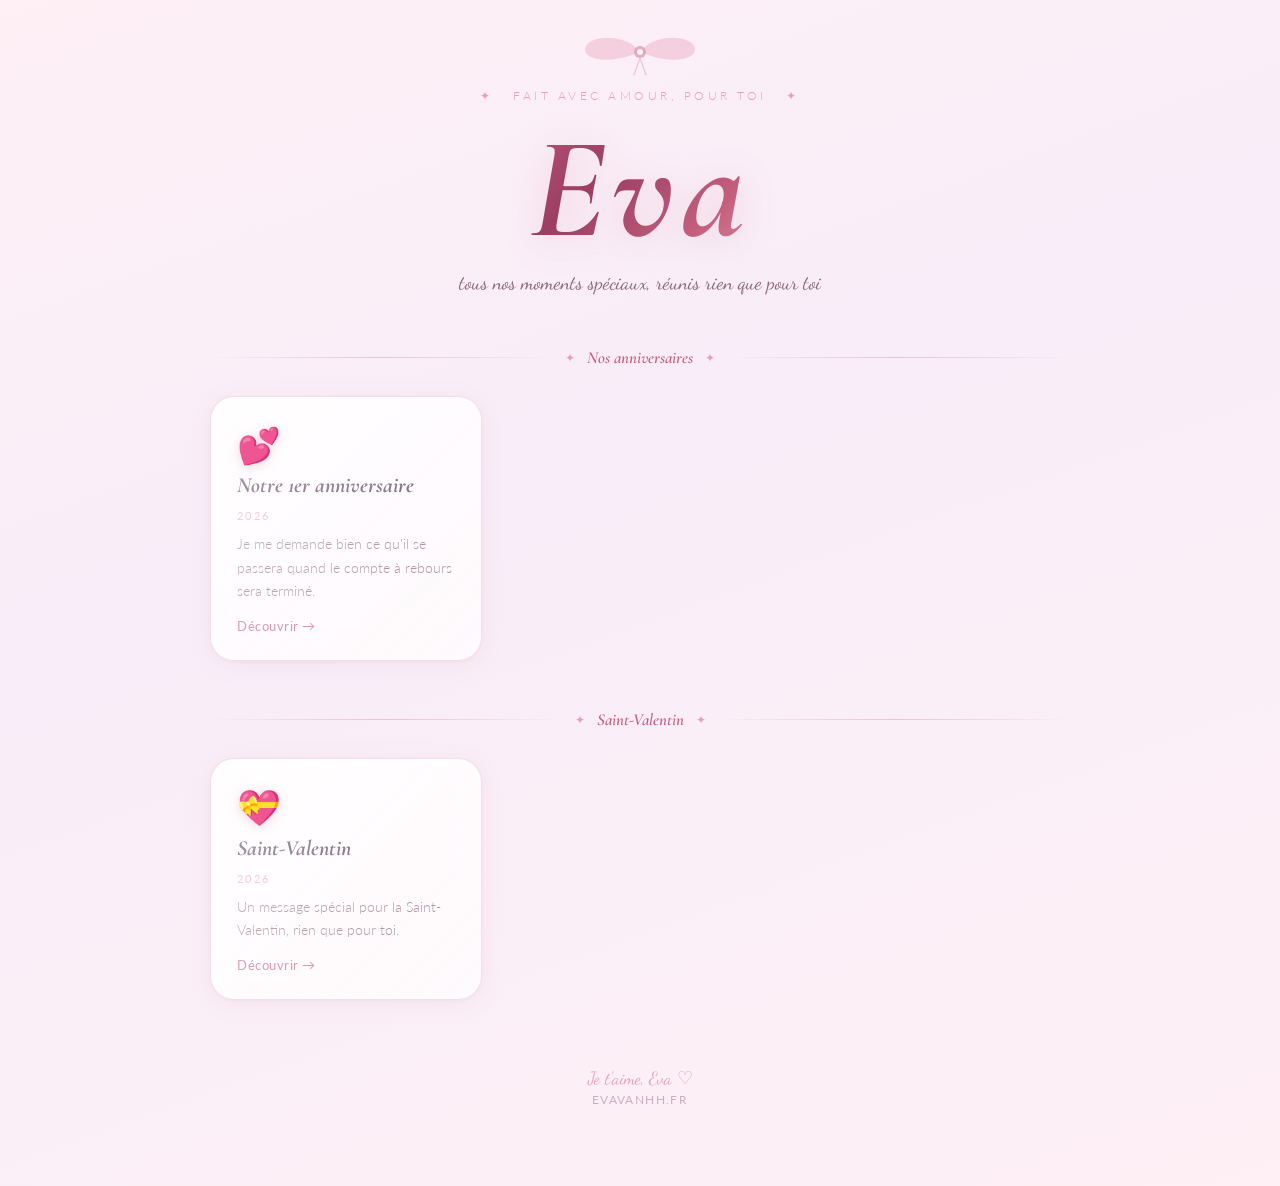
<file: index.html>
<!DOCTYPE html>
<html lang="fr">
<head>
  <meta charset="UTF-8" />
  <meta name="viewport" content="width=device-width, initial-scale=1.0" />
  <title>Pour Eva 💕</title>

  <meta property="og:title" content="Pour Eva 💕">
  <meta property="og:description" content="Tous les moments spéciaux créés pour toi, Eva.">
  <meta property="og:url" content="https://evavanhh.fr/">
  <meta property="og:type" content="website">
  <meta property="og:locale" content="fr_FR">
  <meta property="og:image" content="https://evavanhh.fr/images/banner.png">
  <meta property="og:image:type" content="image/png">
  <meta property="og:image:width" content="1730">
  <meta property="og:image:height" content="909">
  <meta property="og:image:alt" content="Pour Eva">

  <meta name="twitter:card" content="summary_large_image">
  <meta name="twitter:title" content="Pour Eva 💕">
  <meta name="twitter:description" content="Tous les moments spéciaux créés pour toi, Eva.">
  <meta name="twitter:image" content="https://evavanhh.fr/images/banner.png">
  <meta name="twitter:image:alt" content="Pour Eva">

  <link rel="icon" type="image/svg+xml" href="favicon_eva.svg" />
  <link rel="preconnect" href="https://fonts.googleapis.com" />
  <link href="https://fonts.googleapis.com/css2?family=Cormorant+Garamond:ital,wght@0,600;0,700;1,400;1,600;1,700&family=Dancing+Script:wght@500;700&family=Lato:wght@300;400&display=swap" rel="stylesheet" />
  <link rel="stylesheet" href="css/index.css" />
</head>
<body>

<div class="petales-bg" id="petalesBg"></div>

<!-- Nœud décoratif -->
<div class="ruban-top">
  <svg viewBox="0 0 200 80" fill="none" xmlns="http://www.w3.org/2000/svg">
    <path d="M100 40 C80 10, 20 10, 10 30 C0 50, 40 65, 100 40Z" fill="#e8a0b8" opacity="0.7"/>
    <path d="M100 40 C120 10, 180 10, 190 30 C200 50, 160 65, 100 40Z" fill="#e8a0b8" opacity="0.7"/>
    <ellipse cx="100" cy="40" rx="10" ry="10" fill="#c4607e" opacity="0.85"/>
    <ellipse cx="100" cy="40" rx="5" ry="5" fill="#fdf5f0"/>
    <line x1="100" y1="50" x2="90" y2="78" stroke="#e8a0b8" stroke-width="2" stroke-linecap="round"/>
    <line x1="100" y1="50" x2="110" y2="78" stroke="#e8a0b8" stroke-width="2" stroke-linecap="round"/>
  </svg>
</div>

<header>
  <p class="label-top">✦ &nbsp; fait avec amour, pour toi &nbsp; ✦</p>
  <h1>Eva</h1>
  <p class="sous-titre">tous nos moments spéciaux, réunis rien que pour toi</p>
</header>

<!-- Nos anniversaires -->
<div class="separateur">
  <span class="sep-deco">✦</span>
  <span class="sep-label">Nos anniversaires</span>
  <span class="sep-deco">✦</span>
</div>
<div class="grid">

  <a class="card" href="1-an/2026/">
    <div class="card-emoji">💕</div>
    <div class="card-occasion">Notre 1er anniversaire</div>
    <div class="card-year">2026</div>
    <p class="card-desc">Je me demande bien ce qu'il se passera quand le compte à rebours sera terminé.</p>
    <span class="card-cta">Découvrir →</span>
  </a>

</div>

<!-- Saint-Valentin -->
<div class="separateur">
  <span class="sep-deco">✦</span>
  <span class="sep-label">Saint-Valentin</span>
  <span class="sep-deco">✦</span>
</div>
<div class="grid">

  <a class="card" href="saint-valentin/2026/">
    <div class="card-emoji">💝</div>
    <div class="card-occasion">Saint-Valentin</div>
    <div class="card-year">2026</div>
    <p class="card-desc">Un message spécial pour la Saint-Valentin, rien que pour toi.</p>
    <span class="card-cta">Découvrir →</span>
  </a>

</div>

<footer>
  <p class="footer-sign">Je t'aime, Eva ♡</p>
  <p class="footer-url">evavanhh.fr</p>
</footer>

<script src="js/index.js"></script>
</body>
</html>
</file>
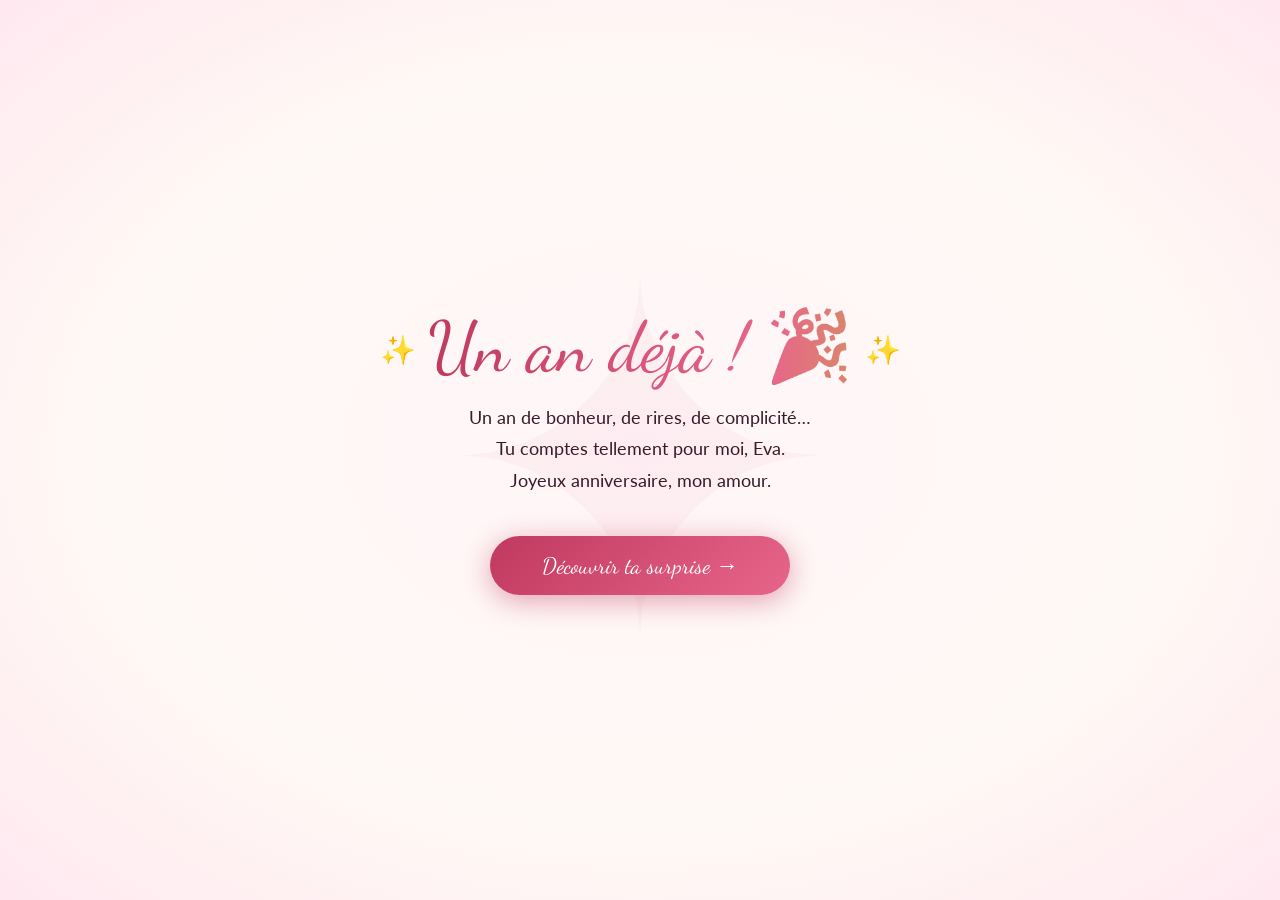
<file: 1-an/2026/index.html>
<!DOCTYPE html>
<html lang="fr">
<head>
  <meta charset="UTF-8" />
  <meta name="viewport" content="width=device-width, initial-scale=1.0" />
  <title>Pour Eva 💕</title>

  <!-- Open Graph -->
  <meta property="og:title" content="Pour Eva 💕">
  <meta property="og:description" content="Un compte à rebours spécialement créé pour toi, pour notre premier anniversaire ensemble.">
  <meta property="og:url" content="https://evavanhh.fr/1-an/2026/">
  <meta property="og:type" content="website">
  <meta property="og:locale" content="fr_FR">
  <meta property="og:image" content="https://evavanhh.fr/1-an/2026/images/banner.png">
  <meta property="og:image:type" content="image/png">
  <meta property="og:image:width" content="1730">
  <meta property="og:image:height" content="909">
  <meta property="og:image:alt" content="Pour Eva - Notre premier anniversaire">

  <!-- Twitter Card -->
  <meta name="twitter:card" content="summary_large_image">
  <meta name="twitter:title" content="Pour Eva 💕">
  <meta name="twitter:description" content="Un compte à rebours spécialement créé pour toi, pour notre premier anniversaire ensemble.">
  <meta name="twitter:image" content="https://evavanhh.fr/1-an/2026/images/banner.png">
  <meta name="twitter:image:alt" content="Pour Eva - Notre premier anniversaire">

  <!-- Données structurées -->
  <script type="application/ld+json">
  {
    "@context": "https://schema.org",
    "@type": "WebPage",
    "name": "Pour Eva",
    "description": "Un compte à rebours spécialement créé pour notre premier anniversaire ensemble. Que se passera t-il quand il tombera à zéro ?",
    "url": "https://evavanhh.fr/1-an/2026/",
    "author": {
      "@type": "Person",
      "name": "Redouane Saraoui"
    }
  }
  </script>

  <link rel="icon" type="image/svg+xml" href="../../favicon_eva.svg" />
  <link rel="preconnect" href="https://fonts.googleapis.com" />
  <link href="https://fonts.googleapis.com/css2?family=Dancing+Script:wght@400;700&family=Lato:wght@300;400&display=swap" rel="stylesheet" />
  <link rel="stylesheet" href="css/index.css" />
</head>
<body>

<div class="hearts-bg" id="heartsBg"></div>

<div class="card" id="mainCard">
  <p class="title-small">Pour toi,</p>
  <h1 class="title-big">Eva</h1>

  <div class="countdown" id="countdown">
    <div class="unit"><span class="unit-num" id="cd-days">000</span><span class="unit-label">Jours</span></div>
    <div class="unit"><span class="unit-num" id="cd-hours">00</span><span class="unit-label">Heures</span></div>
    <div class="unit"><span class="unit-num" id="cd-mins">00</span><span class="unit-label">Minutes</span></div>
    <div class="unit"><span class="unit-num" id="cd-secs">00</span><span class="unit-label">Secondes</span></div>
  </div>

  <p class="sub">avant notre premier anniversaire ensemble&nbsp;✨</p>
</div>

<div id="flash"></div>
<canvas id="fx-canvas"></canvas>

<div id="celebration">
  <div class="cele-ring">
    <p class="cele-title">Un an déjà&nbsp;! 🎉</p>
  </div>
  <p class="cele-sub">
    Un an de bonheur, de rires, de complicité…<br/>
    Tu comptes tellement pour moi, Eva.<br/>
    Joyeux anniversaire, mon amour.
  </p>
  <button class="btn-enter" onclick="window.location.href='lettre.html'">
    Découvrir ta surprise →
  </button>
</div>

<script src="js/index.js"></script>
</body>
</html>
</file>
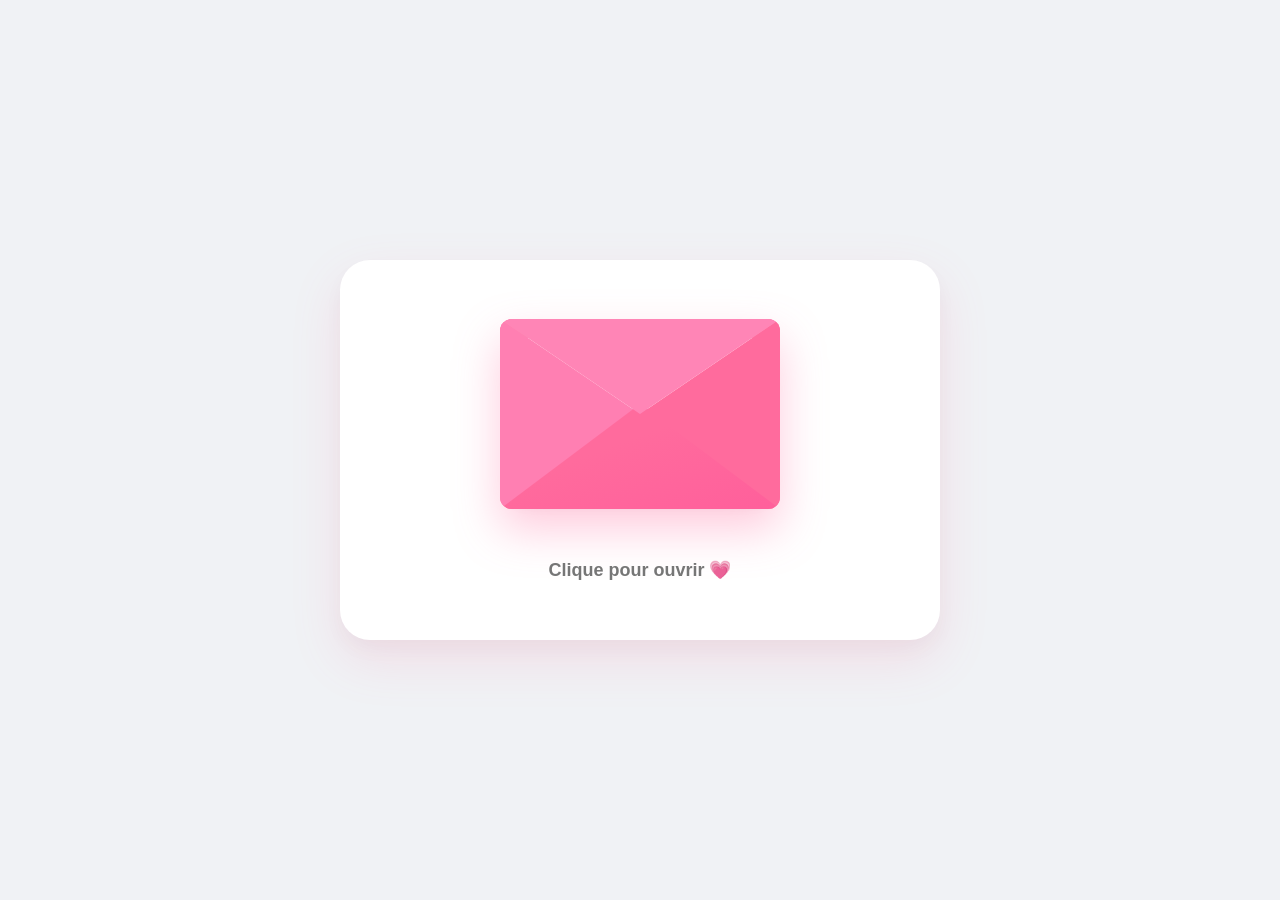
<file: saint-valentin/2026/index.html>
<!DOCTYPE html>
<html lang="fr">
<head>
  <meta charset="UTF-8" />
  <meta name="viewport" content="width=device-width, initial-scale=1.0" />
  <title>💝 Message de Saint-Valentin</title>

  <meta property="og:title" content="Saint-Valentin 2026 💝">
  <meta property="og:description" content="Un message spécial pour la Saint-Valentin, rien que pour toi.">
  <meta property="og:url" content="https://evavanhh.fr/saint-valentin/2026/">
  <meta property="og:type" content="website">
  <meta property="og:image" content="https://evavanhh.fr/images/banner.png">
  <meta property="og:image:alt" content="Saint-Valentin 2026 - Eva">
  <meta name="twitter:card" content="summary_large_image">
  <meta name="twitter:image" content="https://evavanhh.fr/images/banner.png">

  <link rel="icon" type="image/svg+xml" href="../../favicon_eva.svg" />

  <style>
    * { margin: 0; padding: 0; box-sizing: border-box; }

    body {
      font-family: 'Segoe UI', Tahoma, Geneva, Verdana, sans-serif;
      background: #f0f2f5; 
      min-height: 100vh;
      display: flex;
      justify-content: center;
      align-items: center;
      overflow: hidden;
      position: relative;
      padding: 15px;
    }

    /* --- BACKGROUND --- */
    .heart-bg {
      position: fixed;
      font-size: 25px;
      animation: float 15s infinite;
      pointer-events: none;
      z-index: 0;
      opacity: 0;
      will-change: transform, opacity;
    }
    .heart-bg.pink { color: #ff6b9d; }
    .heart-bg.red { color: #ff1744; }
    .heart-bg.light-pink { color: #ffc1e3; }
    .heart-bg.dark-red { color: #c62828; }
    @keyframes float {
      0% { transform: translateY(100vh) rotate(0deg) scale(0.8); opacity: 0; }
      5% { opacity: 0.7; }
      50% { opacity: 0.9; }
      95% { opacity: 0.6; }
      100% { transform: translateY(-120vh) rotate(360deg) scale(1.2); opacity: 0; }
    }

    /* --- CARTE PRINCIPALE --- */
    .container {
      background: #ffffff;
      border-radius: 30px; 
      padding: 40px 30px;
      width: 100%;
      max-width: 600px;
      box-shadow: 0 20px 50px rgba(255, 107, 157, 0.15), 0 10px 20px rgba(0,0,0,0.03);
      text-align: center;
      position: relative;
      z-index: 10;
      animation: fadeIn 1s ease-out;
      max-height: 90vh;
      overflow-y: auto; 
    }
    @keyframes fadeIn { from { opacity:0; transform: translateY(20px); } to { opacity:1; transform: translateY(0); } }

    /* ============ ENVELOPPE ============ */
    .envelope-wrapper {
      display: flex;
      flex-direction: column;
      align-items: center;
      justify-content: center;
      height: 300px; 
      perspective: 1000px; 
    }

    .envelope {
      position: relative;
      width: 280px;
      height: 190px;
      background: #ff6b9d; 
      border-radius: 12px; 
      box-shadow: 0 20px 45px rgba(255, 107, 157, 0.35); 
      cursor: pointer;
      transition: transform 0.4s cubic-bezier(0.25, 0.8, 0.25, 1);
      transform-style: preserve-3d;
    }
    .envelope:hover { transform: translateY(-5px) scale(1.02); }

    .envelope::before {
      content: ''; position: absolute; bottom: 0; left: 0; width: 100%; height: 100%;
      background: #ff8fb3; border-radius: 12px; z-index: 0;
    }
    .letter {
      position: absolute; bottom: 0; left: 50%; width: 90%; height: 90%;
      background: #ffffff; border-radius: 8px; transform: translateX(-50%);
      z-index: 1; transition: transform 0.6s cubic-bezier(0.4, 0, 0.2, 1) 0.4s;
      display: flex; align-items: center; justify-content: center; font-size: 50px;
      box-shadow: 0 -5px 15px rgba(0,0,0,0.05);
    }
    .pocket {
      position: absolute; bottom: 0; left: 0; width: 100%; height: 100%;
      border-radius: 12px; z-index: 2; overflow: hidden; pointer-events: none;
    }
    .pocket::before, .pocket::after {
      content: ''; position: absolute; bottom: 0; width: 0; height: 0; border-style: solid; z-index: 2;
    }
    .pocket::before {
      left: 0; border-width: 95px 0 95px 140px; 
      border-color: transparent transparent transparent #ff7fb2; 
    }
    .pocket::after {
      right: 0; border-width: 0 0 190px 280px; 
      border-color: transparent transparent #ff6b9d transparent; 
    }
    .pocket-bottom {
      position: absolute; bottom: 0; left: 0; width: 100%; height: 105px; 
      background: linear-gradient(160deg, #ff6b9d 40%, #ff5f9b 100%);
      clip-path: polygon(0 100%, 50% 0, 100% 100%); z-index: 3; border-radius: 0 0 12px 12px;
    }
    .flap {
      position: absolute; top: 0; left: 0; width: 100%; height: 95px; 
      background: #ff85b6; border-radius: 12px 12px 0 0; transform-origin: top;
      transition: transform 0.6s cubic-bezier(0.4, 0, 0.2, 1), z-index 0.6s; z-index: 4;
      clip-path: polygon(0 0, 100% 0, 50% 100%);
    }
    
    .envelope.open .flap { transform: rotateX(180deg); z-index: 0; transition-delay: 0s; }
    .envelope.open .letter { transform: translate(-50%, -120px) scale(1.1); z-index: 2; }
    .envelope.open { cursor: default; transform: translateY(20px); }

    .envelope-text { margin-top: 50px; font-size: 18px; color: #555; font-weight: 600; opacity: 0.8; animation: pulse 2s infinite; }

    /* ============ CONTENU ============ */
    .message-content, .question-section, .final-message { display: none; animation: slideIn 0.6s ease-out; }
    .active { display: block; }
    @keyframes slideIn{ from{ opacity:0; transform: translateY(20px); } to{ opacity:1; transform: translateY(0); } }
  
    h1 { color: #d63384; font-size: 28px; margin-bottom: 15px; font-weight: 800; line-height: 1.2; }
    .message-text { font-size: 16px; line-height: 1.6; color: #444; margin: 15px 0; text-align: left; }
    .signature { margin-top: 25px; font-style: italic; color: #777; font-size: 16px; }
  
    .btn {
      display: inline-block;
      background: linear-gradient(135deg, #ff6b9d, #d63384);
      color: white; padding: 14px 30px; border: none; border-radius: 50px;
      font-size: 16px; font-weight: bold; cursor: pointer; margin-top: 20px;
      box-shadow: 0 8px 15px rgba(255, 107, 157, 0.3); transition: transform 0.2s;
      touch-action: manipulation; 
    }
    .btn:active { transform: scale(0.96); }
  
    /* --- ARÈNE BOUTONS --- */
    .question-buttons {
      position: relative;
      height: 180px; 
      margin-top: 25px;
      display: flex;
      justify-content: center;
    }
    
    .btn-yes { 
      background: linear-gradient(135deg, #52c234, #3a8e20); 
      position: absolute; 
      left: 50%; top: 50%; 
      transform: translate(-130%, -50%); 
      z-index: 20; 
      
      /* --- DÉSACTIVÉ PAR DÉFAUT (Mais visible et coloré) --- */
      pointer-events: none; /* Le clic ne marche pas */
      cursor: default;      /* Pas de curseur main */
      transition: all 0.3s ease;
    }

    /* Quand il devient actif (Cliquable) */
    .btn-yes.active {
      pointer-events: auto; /* Le clic marche ! */
      cursor: pointer;      /* Curseur main */
      animation: popIn 0.5s;
    }
    @keyframes popIn { 
      0% { transform: translate(-130%, -50%) scale(0.8); } 
      50% { transform: translate(-130%, -50%) scale(1.1); } 
      100% { transform: translate(-130%, -50%) scale(1); } 
    }

    .btn-no { 
      background: linear-gradient(135deg, #dc3545, #a02530); 
      position: absolute; 
      left: 50%; top: 50%; 
      transform: translate(30%, -50%); 
      z-index: 10; 
      transition: transform 0.2s cubic-bezier(0.2, 0.8, 0.2, 1); 
      will-change: transform; 
    }
    
    .confetti { position: fixed; width: 10px; height: 10px; background: #ff6b9d; animation: confetti-fall 3s linear; pointer-events: none; z-index: 100; }
    @keyframes confetti-fall { to { transform: translateY(100vh) rotate(360deg); opacity: 0; } }
  
    /* ============ MEDIA QUERIES MOBILE (Optimisé) ============ */
    @media (max-width: 480px) {
      .container { 
        padding: 30px 20px; 
        border-radius: 20px;
        min-height: 500px; 
        display: flex;
        flex-direction: column;
        justify-content: center;
      }
      
      .envelope { width: 240px; height: 160px; }
      .pocket::after { border-width: 0 0 160px 240px; }
      .pocket::before { border-width: 80px 0 80px 120px; }
      .pocket-bottom { height: 90px; }
      .envelope-text { margin-top: 40px; font-size: 16px; }

      h1 { font-size: 24px; }
      .message-text { font-size: 15px; }

      .question-buttons { 
        height: 280px; 
        margin-top: 10px;
      }
      
      .btn-yes { 
        transform: translate(-50%, -120%); 
        width: 140px; 
      }
      
      @keyframes popIn { 
        0% { transform: translate(-50%, -120%) scale(0.8); } 
        50% { transform: translate(-50%, -120%) scale(1.1); } 
        100% { transform: translate(-50%, -120%) scale(1); } 
      }
      
      .btn-no { 
        transform: translate(-50%, 0%); 
        width: 140px;
      } 
    }
  </style>
</head>
<body>
  <div id="hearts-container"></div>

  <div class="container">
    <!-- Étape 1 : Enveloppe -->
    <div class="envelope-wrapper" id="envelopeWrapper">
      <div class="envelope" id="envelope" onclick="openEnvelope()">
        <div class="flap"></div>
        <div class="pocket">
          <div class="pocket-bottom"></div>
        </div>
        <div class="letter">
          <span style="font-size: 40px;">💌</span>
        </div>
      </div>
      <p class="envelope-text">Clique pour ouvrir 💗</p>
    </div>

    <!-- Étape 2 : Message -->
    <div class="message-content" id="messageContent">
      <h1>Joyeuse Saint-Valentin ! 💝</h1>
      <div class="message-text">
        <p>Eva,</p>
        <p>En cette journée spéciale, je voulais te dire à quel point tu es importante pour moi.</p>
        <p>Tu illumines ma vie comme personne d'autre ne pourrait le faire. Ton sourire, ton rire, ta présence... tout en toi me rend heureux.</p>
        <p>Merci d'être toi, simplement toi. ✨</p>
      </div>
      <p class="signature">Avec tout mon amour, je t'aime ❤️</p>
      <button class="btn" onclick="showQuestion()">Continue...</button>
    </div>

    <!-- Étape 3 : Question -->
    <div class="question-section" id="questionSection">
      <h1>Une petite question... 💭</h1>
      <p style="font-size: 18px; margin: 15px 0; color: #555;">Peux-tu m'embrasser ? 🌹</p>
      
      <!-- Zone des boutons -->
      <div class="question-buttons" id="buttonsArena">
        <!-- Bouton OUI : pointer-events: none (CSS) empêche le clic, mais il est vert -->
        <button class="btn btn-yes" id="btnYes">Oui ! 😍</button>
        <button class="btn btn-no" id="btnNo">Non</button>
      </div>
    </div>

    <!-- Étape 4 : Final -->
    <div class="final-message" id="finalMessage">
      <h1>LET'SSSS GOOOOOOOO ! 🎉</h1>
      <div style="font-size: 50px; margin: 20px 0;">💖💖💖</div>
      <p style="font-size: 18px; margin: 20px 0; color: #333;">
        Je savais que tu dirais oui ! Tu me rends si heureux !
      </p>
      <p style="font-size: 16px; color: #666;">Maintenant, ferme les yeux 😊</p>
    </div>
  </div>

  <script>
    /* --- CŒURS --- */
    function createFloatingHearts(){
      const container = document.getElementById('hearts-container');
      const hearts = ['❤️', '💕', '💖', '💗', '💝'];
      const colors = ['pink', 'red', 'light-pink', 'dark-red'];
      setInterval(() => {
        const heart = document.createElement('div');
        heart.className = 'heart-bg ' + colors[Math.floor(Math.random() * colors.length)];
        heart.textContent = hearts[Math.floor(Math.random() * hearts.length)];
        heart.style.left = Math.random() * 100 + '%';
        heart.style.fontSize = (Math.random() * 20 + 15) + 'px';
        heart.style.animationDuration = (Math.random() * 5 + 10) + 's';
        container.appendChild(heart);
        setTimeout(() => heart.remove(), 15000);
      }, 500);
    }
    
    /* --- NAVIGATION --- */
    function openEnvelope(){
      document.getElementById('envelope').classList.add('open');
      setTimeout(() => {
        document.getElementById('envelopeWrapper').style.display = 'none';
        document.getElementById('messageContent').classList.add('active');
      }, 800);
    }

    function showQuestion(){
      document.getElementById('messageContent').style.display = 'none';
      document.getElementById('questionSection').classList.add('active');
    }

    /* --- LOGIQUE JEU BOUTONS --- */
    const btnNo = document.getElementById('btnNo');
    const btnYes = document.getElementById('btnYes');
    const arena = document.getElementById('buttonsArena');
    let moveCount = 0;
    let isMoving = false;

    // Bouton OUI : On ajoute l'écouteur, mais il ne marchera que quand pointer-events sera 'auto'
    btnYes.addEventListener('click', answerYes);

    function handleMove(e) {
      if (isMoving) return;
      if(e.cancelable) e.preventDefault();
      
      moveButtonLogic();
      isMoving = true;
      setTimeout(() => { isMoving = false; }, 150);
    }

    function moveButtonLogic() {
      const rect = arena.getBoundingClientRect();
      const btnRect = btnNo.getBoundingClientRect();
      
      const maxX = (rect.width / 2) - (btnRect.width / 2) - 10;
      const maxY = (rect.height / 2) - (btnRect.height / 2) - 10;

      let randomX, randomY;
      let safe = false;
      let attempts = 0;

      while (!safe && attempts < 20) {
        attempts++;
        randomX = (Math.random() * (maxX * 2)) - maxX;
        randomY = (Math.random() * (maxY * 2)) - maxY;

        // Zone Interdite
        let forbiddenZone = { x: 0, y: 0, w: 140, h: 60 };
        if (window.innerWidth <= 600) {
           forbiddenZone.y = -50; 
           forbiddenZone.h = 100; 
        }

        const distanceX = Math.abs(randomX - forbiddenZone.x);
        const distanceY = Math.abs(randomY - forbiddenZone.y);

        if (distanceX > (forbiddenZone.w / 2 + btnRect.width / 2) || 
            distanceY > (forbiddenZone.h / 2 + btnRect.height / 2)) {
          safe = true;
        }
      }

      btnNo.style.transform = `translate(${randomX}px, ${randomY}px)`;
      
      moveCount++;
      if(moveCount === 1) btnNo.textContent = 'Sûre ? 🥺';
      if(moveCount === 2) btnNo.textContent = 'Allez... 🥹';
      if(moveCount === 3) btnNo.textContent = "T'es sérieuse ? 🤨";
      if(moveCount === 4) btnNo.textContent = "Vraiment ? 🤔";
      if(moveCount === 5) btnNo.textContent = "Connasse ! 🤬";
      if(moveCount === 6) btnNo.textContent = "Pas grave, je t'aime quand même ! 🤗";
      if(moveCount === 7) btnNo.textContent = "Allez, dit oui maintenant ! 🤣";
      if(moveCount === 8) btnNo.textContent = "Dit oui ou je me casse ! 🤬";
      
      if(moveCount === 9) {
        btnNo.textContent = "Tu pues du cul ! 🤬";
        activateYesButton();
      }
      
      if(moveCount > 9) {
         btnNo.textContent = "Tu pues du cul ! 🤬"; 
      }
    }

    function activateYesButton() {
      btnYes.classList.add('active'); // Rend le bouton cliquable (pointer-events: auto)
    }

    if (window.matchMedia("(pointer: coarse)").matches) {
      btnNo.addEventListener('touchstart', handleMove, { passive: false });
    } else {
      btnNo.addEventListener('pointerenter', handleMove);
    }
    btnNo.addEventListener('click', (e) => { e.preventDefault(); });

    /* --- RÉPONSE OUI --- */
    function answerYes(){
      document.getElementById('questionSection').style.display = 'none';
      document.getElementById('finalMessage').classList.add('active');
      createConfetti();
    }

    function createConfetti(){
      const colors = ['#ff6b9d','#d63384','#ffd700','#00d4ff'];
      for (let i = 0; i < 100; i++){
        setTimeout(() => {
          const c = document.createElement('div');
          c.className = 'confetti';
          c.style.left = Math.random() * 100 + '%';
          c.style.top = '-10px';
          c.style.background = colors[Math.floor(Math.random()*colors.length)];
          c.style.animationDelay = Math.random() * 2 + 's';
          document.body.appendChild(c);
          setTimeout(() => c.remove(), 3000);
        }, i * 30);
      }
    }

    createFloatingHearts();
  </script>
</body>
</html>
</file>
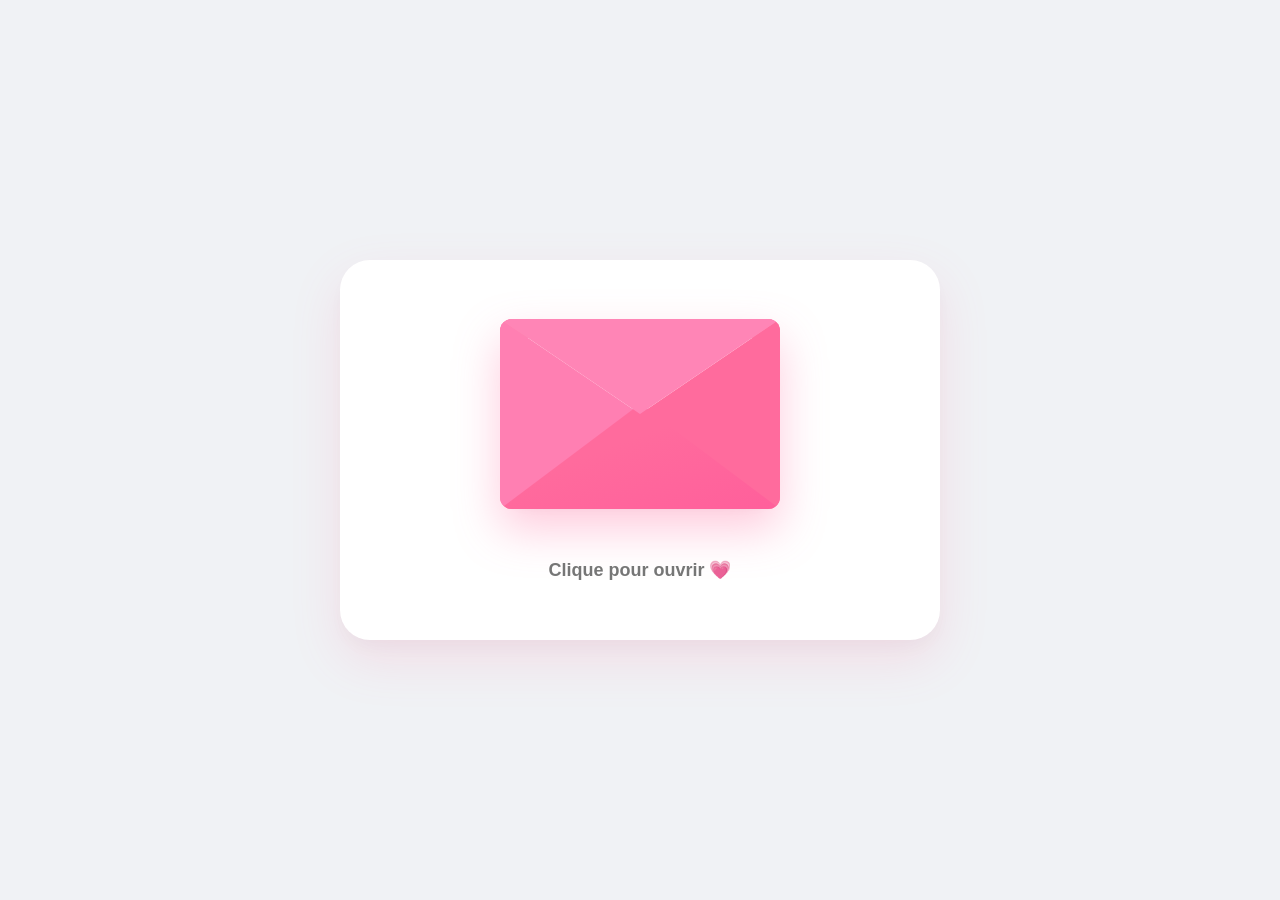
<file: saint-valentin-2026.html>
<!DOCTYPE html>
<html lang="fr">
<head>
  <meta charset="UTF-8" />
  <meta name="viewport" content="width=device-width, initial-scale=1.0, maximum-scale=1.0, user-scalable=no" />
  <title>💝 Message de Saint-Valentin</title>
  
  <link rel="icon" href="data:image/svg+xml,<svg xmlns=%22http://www.w3.org/2000/svg%22 viewBox=%220 0 100 100%22><text y=%22.9em%22 font-size=%2290%22>💝</text></svg>">

  <style>
    * { margin: 0; padding: 0; box-sizing: border-box; }

    body {
      font-family: 'Segoe UI', Tahoma, Geneva, Verdana, sans-serif;
      background: #f0f2f5; 
      min-height: 100vh;
      display: flex;
      justify-content: center;
      align-items: center;
      overflow: hidden;
      position: relative;
      padding: 15px;
    }

    /* --- BACKGROUND --- */
    .heart-bg {
      position: fixed;
      font-size: 25px;
      animation: float 15s infinite;
      pointer-events: none;
      z-index: 0;
      opacity: 0;
      will-change: transform, opacity;
    }
    .heart-bg.pink { color: #ff6b9d; }
    .heart-bg.red { color: #ff1744; }
    .heart-bg.light-pink { color: #ffc1e3; }
    .heart-bg.dark-red { color: #c62828; }
    @keyframes float {
      0% { transform: translateY(100vh) rotate(0deg) scale(0.8); opacity: 0; }
      5% { opacity: 0.7; }
      50% { opacity: 0.9; }
      95% { opacity: 0.6; }
      100% { transform: translateY(-120vh) rotate(360deg) scale(1.2); opacity: 0; }
    }

    /* --- CARTE PRINCIPALE --- */
    .container {
      background: #ffffff;
      border-radius: 30px; 
      padding: 40px 30px;
      width: 100%;
      max-width: 600px;
      box-shadow: 0 20px 50px rgba(255, 107, 157, 0.15), 0 10px 20px rgba(0,0,0,0.03);
      text-align: center;
      position: relative;
      z-index: 10;
      animation: fadeIn 1s ease-out;
      max-height: 90vh;
      overflow-y: auto; 
    }
    @keyframes fadeIn { from { opacity:0; transform: translateY(20px); } to { opacity:1; transform: translateY(0); } }

    /* ============ ENVELOPPE ============ */
    .envelope-wrapper {
      display: flex;
      flex-direction: column;
      align-items: center;
      justify-content: center;
      height: 300px; 
      perspective: 1000px; 
    }

    .envelope {
      position: relative;
      width: 280px;
      height: 190px;
      background: #ff6b9d; 
      border-radius: 12px; 
      box-shadow: 0 20px 45px rgba(255, 107, 157, 0.35); 
      cursor: pointer;
      transition: transform 0.4s cubic-bezier(0.25, 0.8, 0.25, 1);
      transform-style: preserve-3d;
    }
    .envelope:hover { transform: translateY(-5px) scale(1.02); }

    .envelope::before {
      content: ''; position: absolute; bottom: 0; left: 0; width: 100%; height: 100%;
      background: #ff8fb3; border-radius: 12px; z-index: 0;
    }
    .letter {
      position: absolute; bottom: 0; left: 50%; width: 90%; height: 90%;
      background: #ffffff; border-radius: 8px; transform: translateX(-50%);
      z-index: 1; transition: transform 0.6s cubic-bezier(0.4, 0, 0.2, 1) 0.4s;
      display: flex; align-items: center; justify-content: center; font-size: 50px;
      box-shadow: 0 -5px 15px rgba(0,0,0,0.05);
    }
    .pocket {
      position: absolute; bottom: 0; left: 0; width: 100%; height: 100%;
      border-radius: 12px; z-index: 2; overflow: hidden; pointer-events: none;
    }
    .pocket::before, .pocket::after {
      content: ''; position: absolute; bottom: 0; width: 0; height: 0; border-style: solid; z-index: 2;
    }
    .pocket::before {
      left: 0; border-width: 95px 0 95px 140px; 
      border-color: transparent transparent transparent #ff7fb2; 
    }
    .pocket::after {
      right: 0; border-width: 0 0 190px 280px; 
      border-color: transparent transparent #ff6b9d transparent; 
    }
    .pocket-bottom {
      position: absolute; bottom: 0; left: 0; width: 100%; height: 105px; 
      background: linear-gradient(160deg, #ff6b9d 40%, #ff5f9b 100%);
      clip-path: polygon(0 100%, 50% 0, 100% 100%); z-index: 3; border-radius: 0 0 12px 12px;
    }
    .flap {
      position: absolute; top: 0; left: 0; width: 100%; height: 95px; 
      background: #ff85b6; border-radius: 12px 12px 0 0; transform-origin: top;
      transition: transform 0.6s cubic-bezier(0.4, 0, 0.2, 1), z-index 0.6s; z-index: 4;
      clip-path: polygon(0 0, 100% 0, 50% 100%);
    }
    
    .envelope.open .flap { transform: rotateX(180deg); z-index: 0; transition-delay: 0s; }
    .envelope.open .letter { transform: translate(-50%, -120px) scale(1.1); z-index: 2; }
    .envelope.open { cursor: default; transform: translateY(20px); }

    .envelope-text { margin-top: 50px; font-size: 18px; color: #555; font-weight: 600; opacity: 0.8; animation: pulse 2s infinite; }

    /* ============ CONTENU ============ */
    .message-content, .question-section, .final-message { display: none; animation: slideIn 0.6s ease-out; }
    .active { display: block; }
    @keyframes slideIn{ from{ opacity:0; transform: translateY(20px); } to{ opacity:1; transform: translateY(0); } }
  
    h1 { color: #d63384; font-size: 28px; margin-bottom: 15px; font-weight: 800; line-height: 1.2; }
    .message-text { font-size: 16px; line-height: 1.6; color: #444; margin: 15px 0; text-align: left; }
    .signature { margin-top: 25px; font-style: italic; color: #777; font-size: 16px; }
  
    .btn {
      display: inline-block;
      background: linear-gradient(135deg, #ff6b9d, #d63384);
      color: white; padding: 14px 30px; border: none; border-radius: 50px;
      font-size: 16px; font-weight: bold; cursor: pointer; margin-top: 20px;
      box-shadow: 0 8px 15px rgba(255, 107, 157, 0.3); transition: transform 0.2s;
      touch-action: manipulation; 
    }
    .btn:active { transform: scale(0.96); }
  
    /* --- ARÈNE BOUTONS --- */
    .question-buttons {
      position: relative;
      height: 180px; 
      margin-top: 25px;
      display: flex;
      justify-content: center;
    }
    
    .btn-yes { 
      background: linear-gradient(135deg, #52c234, #3a8e20); 
      position: absolute; 
      left: 50%; top: 50%; 
      transform: translate(-130%, -50%); 
      z-index: 20; 
      
      /* --- DÉSACTIVÉ PAR DÉFAUT (Mais visible et coloré) --- */
      pointer-events: none; /* Le clic ne marche pas */
      cursor: default;      /* Pas de curseur main */
      transition: all 0.3s ease;
    }

    /* Quand il devient actif (Cliquable) */
    .btn-yes.active {
      pointer-events: auto; /* Le clic marche ! */
      cursor: pointer;      /* Curseur main */
      animation: popIn 0.5s;
    }
    @keyframes popIn { 
      0% { transform: translate(-130%, -50%) scale(0.8); } 
      50% { transform: translate(-130%, -50%) scale(1.1); } 
      100% { transform: translate(-130%, -50%) scale(1); } 
    }

    .btn-no { 
      background: linear-gradient(135deg, #dc3545, #a02530); 
      position: absolute; 
      left: 50%; top: 50%; 
      transform: translate(30%, -50%); 
      z-index: 10; 
      transition: transform 0.2s cubic-bezier(0.2, 0.8, 0.2, 1); 
      will-change: transform; 
    }
    
    .confetti { position: fixed; width: 10px; height: 10px; background: #ff6b9d; animation: confetti-fall 3s linear; pointer-events: none; z-index: 100; }
    @keyframes confetti-fall { to { transform: translateY(100vh) rotate(360deg); opacity: 0; } }
  
    /* ============ MEDIA QUERIES MOBILE (Optimisé) ============ */
    @media (max-width: 480px) {
      .container { 
        padding: 30px 20px; 
        border-radius: 20px;
        min-height: 500px; 
        display: flex;
        flex-direction: column;
        justify-content: center;
      }
      
      .envelope { width: 240px; height: 160px; }
      .pocket::after { border-width: 0 0 160px 240px; }
      .pocket::before { border-width: 80px 0 80px 120px; }
      .pocket-bottom { height: 90px; }
      .envelope-text { margin-top: 40px; font-size: 16px; }

      h1 { font-size: 24px; }
      .message-text { font-size: 15px; }

      .question-buttons { 
        height: 280px; 
        margin-top: 10px;
      }
      
      .btn-yes { 
        transform: translate(-50%, -120%); 
        width: 140px; 
      }
      
      @keyframes popIn { 
        0% { transform: translate(-50%, -120%) scale(0.8); } 
        50% { transform: translate(-50%, -120%) scale(1.1); } 
        100% { transform: translate(-50%, -120%) scale(1); } 
      }
      
      .btn-no { 
        transform: translate(-50%, 0%); 
        width: 140px;
      } 
    }
  </style>
</head>
<body>
  <div id="hearts-container"></div>

  <div class="container">
    <!-- Étape 1 : Enveloppe -->
    <div class="envelope-wrapper" id="envelopeWrapper">
      <div class="envelope" id="envelope" onclick="openEnvelope()">
        <div class="flap"></div>
        <div class="pocket">
          <div class="pocket-bottom"></div>
        </div>
        <div class="letter">
          <span style="font-size: 40px;">💌</span>
        </div>
      </div>
      <p class="envelope-text">Clique pour ouvrir 💗</p>
    </div>

    <!-- Étape 2 : Message -->
    <div class="message-content" id="messageContent">
      <h1>Joyeuse Saint-Valentin ! 💝</h1>
      <div class="message-text">
        <p>Eva,</p>
        <p>En cette journée spéciale, je voulais te dire à quel point tu es importante pour moi.</p>
        <p>Tu illumines ma vie comme personne d'autre ne pourrait le faire. Ton sourire, ton rire, ta présence... tout en toi me rend heureux.</p>
        <p>Merci d'être toi, simplement toi. ✨</p>
      </div>
      <p class="signature">Avec tout mon amour, je t'aime ❤️</p>
      <button class="btn" onclick="showQuestion()">Continue...</button>
    </div>

    <!-- Étape 3 : Question -->
    <div class="question-section" id="questionSection">
      <h1>Une petite question... 💭</h1>
      <p style="font-size: 18px; margin: 15px 0; color: #555;">Peux-tu m'embrasser ? 🌹</p>
      
      <!-- Zone des boutons -->
      <div class="question-buttons" id="buttonsArena">
        <!-- Bouton OUI : pointer-events: none (CSS) empêche le clic, mais il est vert -->
        <button class="btn btn-yes" id="btnYes">Oui ! 😍</button>
        <button class="btn btn-no" id="btnNo">Non</button>
      </div>
    </div>

    <!-- Étape 4 : Final -->
    <div class="final-message" id="finalMessage">
      <h1>LET'SSSS GOOOOOOOO ! 🎉</h1>
      <div style="font-size: 50px; margin: 20px 0;">💖💖💖</div>
      <p style="font-size: 18px; margin: 20px 0; color: #333;">
        Je savais que tu dirais oui ! Tu me rends si heureux !
      </p>
      <p style="font-size: 16px; color: #666;">Maintenant, ferme les yeux 😊</p>
    </div>
  </div>

  <script>
    /* --- CŒURS --- */
    function createFloatingHearts(){
      const container = document.getElementById('hearts-container');
      const hearts = ['❤️', '💕', '💖', '💗', '💝'];
      const colors = ['pink', 'red', 'light-pink', 'dark-red'];
      setInterval(() => {
        const heart = document.createElement('div');
        heart.className = 'heart-bg ' + colors[Math.floor(Math.random() * colors.length)];
        heart.textContent = hearts[Math.floor(Math.random() * hearts.length)];
        heart.style.left = Math.random() * 100 + '%';
        heart.style.fontSize = (Math.random() * 20 + 15) + 'px';
        heart.style.animationDuration = (Math.random() * 5 + 10) + 's';
        container.appendChild(heart);
        setTimeout(() => heart.remove(), 15000);
      }, 500);
    }
    
    /* --- NAVIGATION --- */
    function openEnvelope(){
      document.getElementById('envelope').classList.add('open');
      setTimeout(() => {
        document.getElementById('envelopeWrapper').style.display = 'none';
        document.getElementById('messageContent').classList.add('active');
      }, 800);
    }

    function showQuestion(){
      document.getElementById('messageContent').style.display = 'none';
      document.getElementById('questionSection').classList.add('active');
    }

    /* --- LOGIQUE JEU BOUTONS --- */
    const btnNo = document.getElementById('btnNo');
    const btnYes = document.getElementById('btnYes');
    const arena = document.getElementById('buttonsArena');
    let moveCount = 0;
    let isMoving = false;

    // Bouton OUI : On ajoute l'écouteur, mais il ne marchera que quand pointer-events sera 'auto'
    btnYes.addEventListener('click', answerYes);

    function handleMove(e) {
      if (isMoving) return;
      if(e.cancelable) e.preventDefault();
      
      moveButtonLogic();
      isMoving = true;
      setTimeout(() => { isMoving = false; }, 150);
    }

    function moveButtonLogic() {
      const rect = arena.getBoundingClientRect();
      const btnRect = btnNo.getBoundingClientRect();
      
      const maxX = (rect.width / 2) - (btnRect.width / 2) - 10;
      const maxY = (rect.height / 2) - (btnRect.height / 2) - 10;

      let randomX, randomY;
      let safe = false;
      let attempts = 0;

      while (!safe && attempts < 20) {
        attempts++;
        randomX = (Math.random() * (maxX * 2)) - maxX;
        randomY = (Math.random() * (maxY * 2)) - maxY;

        // Zone Interdite
        let forbiddenZone = { x: 0, y: 0, w: 140, h: 60 };
        if (window.innerWidth <= 600) {
           forbiddenZone.y = -50; 
           forbiddenZone.h = 100; 
        }

        const distanceX = Math.abs(randomX - forbiddenZone.x);
        const distanceY = Math.abs(randomY - forbiddenZone.y);

        if (distanceX > (forbiddenZone.w / 2 + btnRect.width / 2) || 
            distanceY > (forbiddenZone.h / 2 + btnRect.height / 2)) {
          safe = true;
        }
      }

      btnNo.style.transform = `translate(${randomX}px, ${randomY}px)`;
      
      moveCount++;
      if(moveCount === 1) btnNo.textContent = 'Sûre ? 🥺';
      if(moveCount === 2) btnNo.textContent = 'Allez... 🥹';
      if(moveCount === 3) btnNo.textContent = "T'es sérieuse ? 🤨";
      if(moveCount === 4) btnNo.textContent = "Vraiment ? 🤔";
      if(moveCount === 5) btnNo.textContent = "Connasse ! 🤬";
      if(moveCount === 6) btnNo.textContent = "Pas grave, je t'aime quand même ! 🤗";
      if(moveCount === 7) btnNo.textContent = "Allez, dit oui maintenant ! 🤣";
      if(moveCount === 8) btnNo.textContent = "Dit oui ou je me casse ! 🤬";
      
      if(moveCount === 9) {
        btnNo.textContent = "Tu pues du cul ! 🤬";
        activateYesButton();
      }
      
      if(moveCount > 9) {
         btnNo.textContent = "Tu pues du cul ! 🤬"; 
      }
    }

    function activateYesButton() {
      btnYes.classList.add('active'); // Rend le bouton cliquable (pointer-events: auto)
    }

    if (window.matchMedia("(pointer: coarse)").matches) {
      btnNo.addEventListener('touchstart', handleMove, { passive: false });
    } else {
      btnNo.addEventListener('pointerenter', handleMove);
    }
    btnNo.addEventListener('click', (e) => { e.preventDefault(); });

    /* --- RÉPONSE OUI --- */
    function answerYes(){
      document.getElementById('questionSection').style.display = 'none';
      document.getElementById('finalMessage').classList.add('active');
      createConfetti();
    }

    function createConfetti(){
      const colors = ['#ff6b9d','#d63384','#ffd700','#00d4ff'];
      for (let i = 0; i < 100; i++){
        setTimeout(() => {
          const c = document.createElement('div');
          c.className = 'confetti';
          c.style.left = Math.random() * 100 + '%';
          c.style.top = '-10px';
          c.style.background = colors[Math.floor(Math.random()*colors.length)];
          c.style.animationDelay = Math.random() * 2 + 's';
          document.body.appendChild(c);
          setTimeout(() => c.remove(), 3000);
        }, i * 30);
      }
    }

    createFloatingHearts();
  </script>
</body>
</html>
</file>
<file: css/index.css>
*, *::before, *::after { box-sizing: border-box; margin: 0; padding: 0; }

/* ── Variables ── */
:root {
  --rose:      #c4607e;
  --rose-pale: #e8a0b8;
  --mauve:     #9b6ba5;
  --creme:     #fdf5f0;
  --texte:     #3d2040;
  --texte-doux:#8a6878;
  --blanc:     #ffffff;
}

/* ── Base ── */
body {
  min-height: 100vh;
  background: linear-gradient(160deg, #fef0f5 0%, #f8edf8 40%, #fef0f5 100%);
  font-family: 'Lato', sans-serif;
  color: var(--texte);
  display: flex;
  flex-direction: column;
  align-items: center;
  padding: 0 20px 80px;
  overflow-x: hidden;
}

/* ── Pétales flottants ── */
.petales-bg {
  position: fixed;
  inset: 0;
  pointer-events: none;
  z-index: 0;
  overflow: hidden;
}
.petale {
  position: absolute;
  animation: tomber linear infinite;
  opacity: 0;
  user-select: none;
}
@keyframes tomber {
  0%   { transform: translateY(-5vh) rotate(0deg);   opacity: 0; }
  8%   { opacity: 0.7; }
  85%  { opacity: 0.5; }
  100% { transform: translateY(105vh) rotate(540deg); opacity: 0; }
}

/* ── Bandeau décoratif supérieur ── */
.ruban-top {
  position: relative;
  z-index: 1;
  width: 100%;
  display: flex;
  justify-content: center;
  padding: 28px 0 0;
}
.ruban-top svg { width: 120px; opacity: 0.55; }

/* ── En-tête ── */
header {
  position: relative;
  z-index: 1;
  text-align: center;
  padding: 12px 0 52px;
}
.label-top {
  font-family: 'Lato', sans-serif;
  font-weight: 300;
  font-size: 0.78rem;
  letter-spacing: 0.28em;
  text-transform: uppercase;
  color: var(--rose-pale);
  margin-bottom: 14px;
}
header h1 {
  font-family: 'Cormorant Garamond', serif;
  font-size: clamp(5rem, 16vw, 9rem);
  font-weight: 700;
  font-style: italic;
  line-height: 1;
  letter-spacing: 0.04em;
  background: linear-gradient(135deg, #c4607e 0%, #9b3e62 40%, #c4607e 70%, #e8a0b8 100%);
  -webkit-background-clip: text;
  -webkit-text-fill-color: transparent;
  background-clip: text;
  filter: drop-shadow(0 4px 18px rgba(196, 96, 126, 0.22));
}
.sous-titre {
  font-family: 'Dancing Script', cursive;
  font-size: clamp(1rem, 3vw, 1.25rem);
  color: var(--texte-doux);
  margin-top: 10px;
  font-weight: 400;
}

/* ── Séparateur fleuri ── */
.separateur {
  position: relative;
  z-index: 1;
  display: flex;
  align-items: center;
  gap: 12px;
  width: 100%;
  max-width: 860px;
  margin-bottom: 28px;
}
.separateur::before,
.separateur::after {
  content: '';
  flex: 1;
  height: 1px;
  background: linear-gradient(90deg, transparent, rgba(196, 96, 126, 0.3), transparent);
}
.sep-label {
  font-family: 'Cormorant Garamond', serif;
  font-size: 1.05rem;
  font-weight: 600;
  font-style: italic;
  color: var(--rose);
  white-space: nowrap;
}
.sep-deco {
  color: var(--rose-pale);
  font-size: 0.75rem;
}

/* ── Grille ── */
.grid {
  position: relative;
  z-index: 1;
  width: 100%;
  max-width: 860px;
  display: grid;
  grid-template-columns: repeat(auto-fill, minmax(255px, 1fr));
  gap: 22px;
  margin-bottom: 48px;
}

/* ── Carte ── */
.card {
  background: rgba(255, 255, 255, 0.82);
  border: 1px solid rgba(196, 96, 126, 0.18);
  border-radius: 24px;
  padding: 30px 26px 26px;
  display: flex;
  flex-direction: column;
  gap: 10px;
  text-decoration: none;
  color: inherit;
  backdrop-filter: blur(12px);
  box-shadow: 0 4px 24px rgba(196, 96, 126, 0.08), 0 1px 4px rgba(0,0,0,0.04);
  transition: transform 0.28s cubic-bezier(.22,.9,.36,1),
              box-shadow 0.28s ease,
              border-color 0.28s ease;
  position: relative;
  overflow: hidden;
}
.card::before {
  content: '';
  position: absolute;
  inset: 0;
  border-radius: 24px;
  background: linear-gradient(135deg, rgba(255,255,255,0.6) 0%, rgba(255,240,248,0.2) 100%);
  pointer-events: none;
}
.card:hover {
  transform: translateY(-7px) scale(1.01);
  box-shadow: 0 18px 52px rgba(196, 96, 126, 0.18), 0 4px 12px rgba(0,0,0,0.06);
  border-color: rgba(196, 96, 126, 0.45);
}

.card-emoji {
  font-size: 2.2rem;
  line-height: 1;
  filter: drop-shadow(0 2px 6px rgba(196,96,126,0.25));
}
.card-occasion {
  font-family: 'Cormorant Garamond', serif;
  font-size: 1.35rem;
  font-weight: 700;
  font-style: italic;
  color: var(--texte);
  line-height: 1.25;
}
.card-year {
  font-size: 0.7rem;
  font-weight: 400;
  letter-spacing: 0.22em;
  text-transform: uppercase;
  color: var(--rose-pale);
}
.card-desc {
  font-size: 0.86rem;
  font-weight: 300;
  color: var(--texte-doux);
  line-height: 1.7;
  flex: 1;
}
.card-cta {
  display: inline-flex;
  align-items: center;
  gap: 8px;
  font-size: 0.82rem;
  font-weight: 400;
  color: var(--rose);
  margin-top: 6px;
  letter-spacing: 0.04em;
  transition: gap 0.2s ease;
}
.card:hover .card-cta { gap: 14px; }

/* ── Pied de page ── */
footer {
  position: relative;
  z-index: 1;
  margin-top: 20px;
  text-align: center;
}
.footer-sign {
  font-family: 'Dancing Script', cursive;
  font-size: 1.1rem;
  color: var(--rose-pale);
}
.footer-url {
  font-size: 0.72rem;
  letter-spacing: 0.12em;
  color: #c9b0c0;
  margin-top: 4px;
  text-transform: uppercase;
}
</file>
<file: 1-an/2026/css/index.css>
*, *::before, *::after { box-sizing: border-box; margin: 0; padding: 0; }

:root {
  --rose:   #c0395e;
  --rose-l: #f4c2ce;
  --cream:  #fff9f5;
  --gold:   #c9a84c;
  --dark:   #3a1a2a;
}

body {
  min-height: 100vh;
  background: var(--cream);
  display: flex;
  flex-direction: column;
  align-items: center;
  justify-content: center;
  font-family: 'Lato', sans-serif;
  overflow: hidden;
  position: relative;
}

/* ── floating hearts (fond normal) ── */
.hearts-bg {
  position: fixed; inset: 0;
  pointer-events: none;
  z-index: 0;
}
.heart-float {
  position: absolute;
  bottom: -60px;
  font-size: 1.4rem;
  animation: floatUp linear infinite;
  opacity: 0.18;
}
@keyframes floatUp {
  to { transform: translateY(-110vh) rotate(20deg); opacity: 0; }
}

/* ── main card ── */
.card {
  position: relative; z-index: 1;
  background: white;
  border-radius: 24px;
  padding: 48px 56px;
  text-align: center;
  box-shadow: 0 8px 48px rgba(192,57,94,.15);
  max-width: 520px;
  width: 90%;
  transition: transform .4s;
}

.title-small {
  font-family: 'Dancing Script', cursive;
  color: var(--rose);
  font-size: 1.3rem;
  margin-bottom: 6px;
}
.title-big {
  font-family: 'Dancing Script', cursive;
  color: var(--dark);
  font-size: 2.6rem;
  line-height: 1.2;
  margin-bottom: 32px;
}

/* ── countdown ── */
.countdown {
  display: flex;
  gap: 16px;
  justify-content: center;
  margin-bottom: 28px;
}
.unit {
  display: flex;
  flex-direction: column;
  align-items: center;
  background: var(--rose-l);
  border-radius: 14px;
  padding: 16px 18px;
  min-width: 70px;
}
.unit-num {
  font-size: 2.2rem;
  font-weight: 700;
  color: var(--rose);
  line-height: 1;
  font-family: 'Lato', sans-serif;
}
.unit-label {
  font-size: .68rem;
  color: var(--rose);
  text-transform: uppercase;
  letter-spacing: .08em;
  margin-top: 4px;
}

.sub {
  color: #888;
  font-size: .9rem;
  line-height: 1.6;
}

/* ══════════════════════════════════════════
   CELEBRATION OVERLAY
══════════════════════════════════════════ */
#celebration {
  display: none;
  position: fixed; inset: 0; z-index: 100;
  background: radial-gradient(ellipse at center, #fff5f8 0%, #fff9f5 60%, #ffe8f0 100%);
  flex-direction: column;
  align-items: center;
  justify-content: center;
  text-align: center;
  padding: 32px;
  overflow: hidden;
}
#celebration.show { display: flex; }

/* gros cœur déco derrière le texte */
#celebration::before {
  content: '✦';
  position: absolute;
  font-size: 38vw;
  color: rgba(192,57,94,.04);
  pointer-events: none;
  animation: heartBeat 2.5s ease-in-out infinite;
  z-index: 0;
}
@keyframes heartBeat {
  0%,100% { transform: scale(1); }
  50%      { transform: scale(1.06); }
}

/* sparkle ring autour du titre */
.cele-ring {
  position: relative;
  display: inline-block;
  z-index: 1;
  margin-bottom: 8px;
}
.cele-ring::before,
.cele-ring::after {
  content: '✨';
  position: absolute;
  top: 50%; transform: translateY(-50%);
  font-size: 1.8rem;
  animation: sparkleSwing 2s ease-in-out infinite;
}
.cele-ring::before { left: -48px; animation-delay: 0s; }
.cele-ring::after  { right: -48px; animation-delay: .4s; }
@keyframes sparkleSwing {
  0%,100% { transform: translateY(-50%) rotate(-15deg) scale(1); }
  50%      { transform: translateY(-50%) rotate(15deg) scale(1.3); }
}

/* titre principal avec shimmer */
.cele-title {
  font-family: 'Dancing Script', cursive;
  font-size: clamp(2.6rem, 9vw, 4.4rem);
  color: var(--rose);
  margin-bottom: 4px;
  position: relative; z-index: 1;
  animation: titleEntrance .8s cubic-bezier(.34,1.56,.64,1) both;
  background: linear-gradient(90deg, #c0395e 0%, #e8658a 40%, #c9a84c 60%, #c0395e 100%);
  background-size: 200%;
  -webkit-background-clip: text;
  -webkit-text-fill-color: transparent;
  background-clip: text;
  animation: titleEntrance .8s cubic-bezier(.34,1.56,.64,1) both,
             shimmer 3s 1s linear infinite;
}
@keyframes titleEntrance {
  from { opacity: 0; transform: scale(.5) rotate(-6deg); }
  to   { opacity: 1; transform: scale(1)  rotate(0deg); }
}
@keyframes shimmer {
  from { background-position: 200% center; }
  to   { background-position: -200% center; }
}

/* sous-titre */
.cele-sub {
  font-size: 1.1rem;
  color: var(--dark);
  max-width: 440px;
  line-height: 1.8;
  margin-bottom: 40px;
  position: relative; z-index: 1;
  animation: slideUp .7s .5s cubic-bezier(.34,1.56,.64,1) both;
}
@keyframes slideUp {
  from { opacity: 0; transform: translateY(30px); }
  to   { opacity: 1; transform: translateY(0); }
}

/* bouton avec pulsation */
.btn-enter {
  background: linear-gradient(135deg, var(--rose), #e8658a);
  color: white;
  border: none;
  border-radius: 50px;
  padding: 16px 52px;
  font-family: 'Dancing Script', cursive;
  font-size: 1.4rem;
  cursor: pointer;
  box-shadow: 0 6px 28px rgba(192,57,94,.45);
  position: relative; z-index: 1;
  animation: slideUp .7s .9s cubic-bezier(.34,1.56,.64,1) both,
             btnPulse 2s 1.6s ease-in-out infinite;
  transition: transform .2s, box-shadow .2s;
}
.btn-enter:hover {
  transform: scale(1.07);
  box-shadow: 0 8px 36px rgba(192,57,94,.6);
}
@keyframes btnPulse {
  0%,100% { box-shadow: 0 6px 28px rgba(192,57,94,.45); }
  50%      { box-shadow: 0 8px 40px rgba(192,57,94,.75), 0 0 0 8px rgba(192,57,94,.1); }
}

/* cœurs flottants pendant la célébration */
.cele-heart {
  position: absolute;
  bottom: -10%;
  pointer-events: none;
  z-index: 2;
  animation: floatCele linear forwards;
  opacity: 0;
}
@keyframes floatCele {
  0%   { opacity: 0;   transform: translateY(0)    scale(.6) rotate(-10deg); }
  10%  { opacity: 1; }
  80%  { opacity: .9; }
  100% { opacity: 0;   transform: translateY(-110vh) scale(1.2) rotate(20deg); }
}

/* ── canvas unique pour tous les effets ── */
#fx-canvas {
  position: fixed; inset: 0; z-index: 98;
  pointer-events: none;
}

/* ── flash blanc initial ── */
#flash {
  position: fixed; inset: 0; z-index: 200;
  background: white;
  opacity: 0;
  pointer-events: none;
}

/* ── shake ── */
@keyframes shake {
  0%        { transform: translate(0,0) rotate(0); }
  10%       { transform: translate(-8px, -6px) rotate(-.5deg); }
  20%       { transform: translate(8px,  6px) rotate(.5deg); }
  30%       { transform: translate(-10px, 4px) rotate(-.4deg); }
  40%       { transform: translate(10px, -4px) rotate(.4deg); }
  50%       { transform: translate(-6px,  8px) rotate(-.3deg); }
  60%       { transform: translate(6px,  -8px) rotate(.3deg); }
  70%       { transform: translate(-4px,  4px) rotate(-.2deg); }
  80%       { transform: translate(4px,  -4px) rotate(.2deg); }
  90%       { transform: translate(-2px,  2px) rotate(0); }
  100%      { transform: translate(0,0) rotate(0); }
}
body.shake { animation: shake .6s cubic-bezier(.36,.07,.19,.97) both; }
</file>
